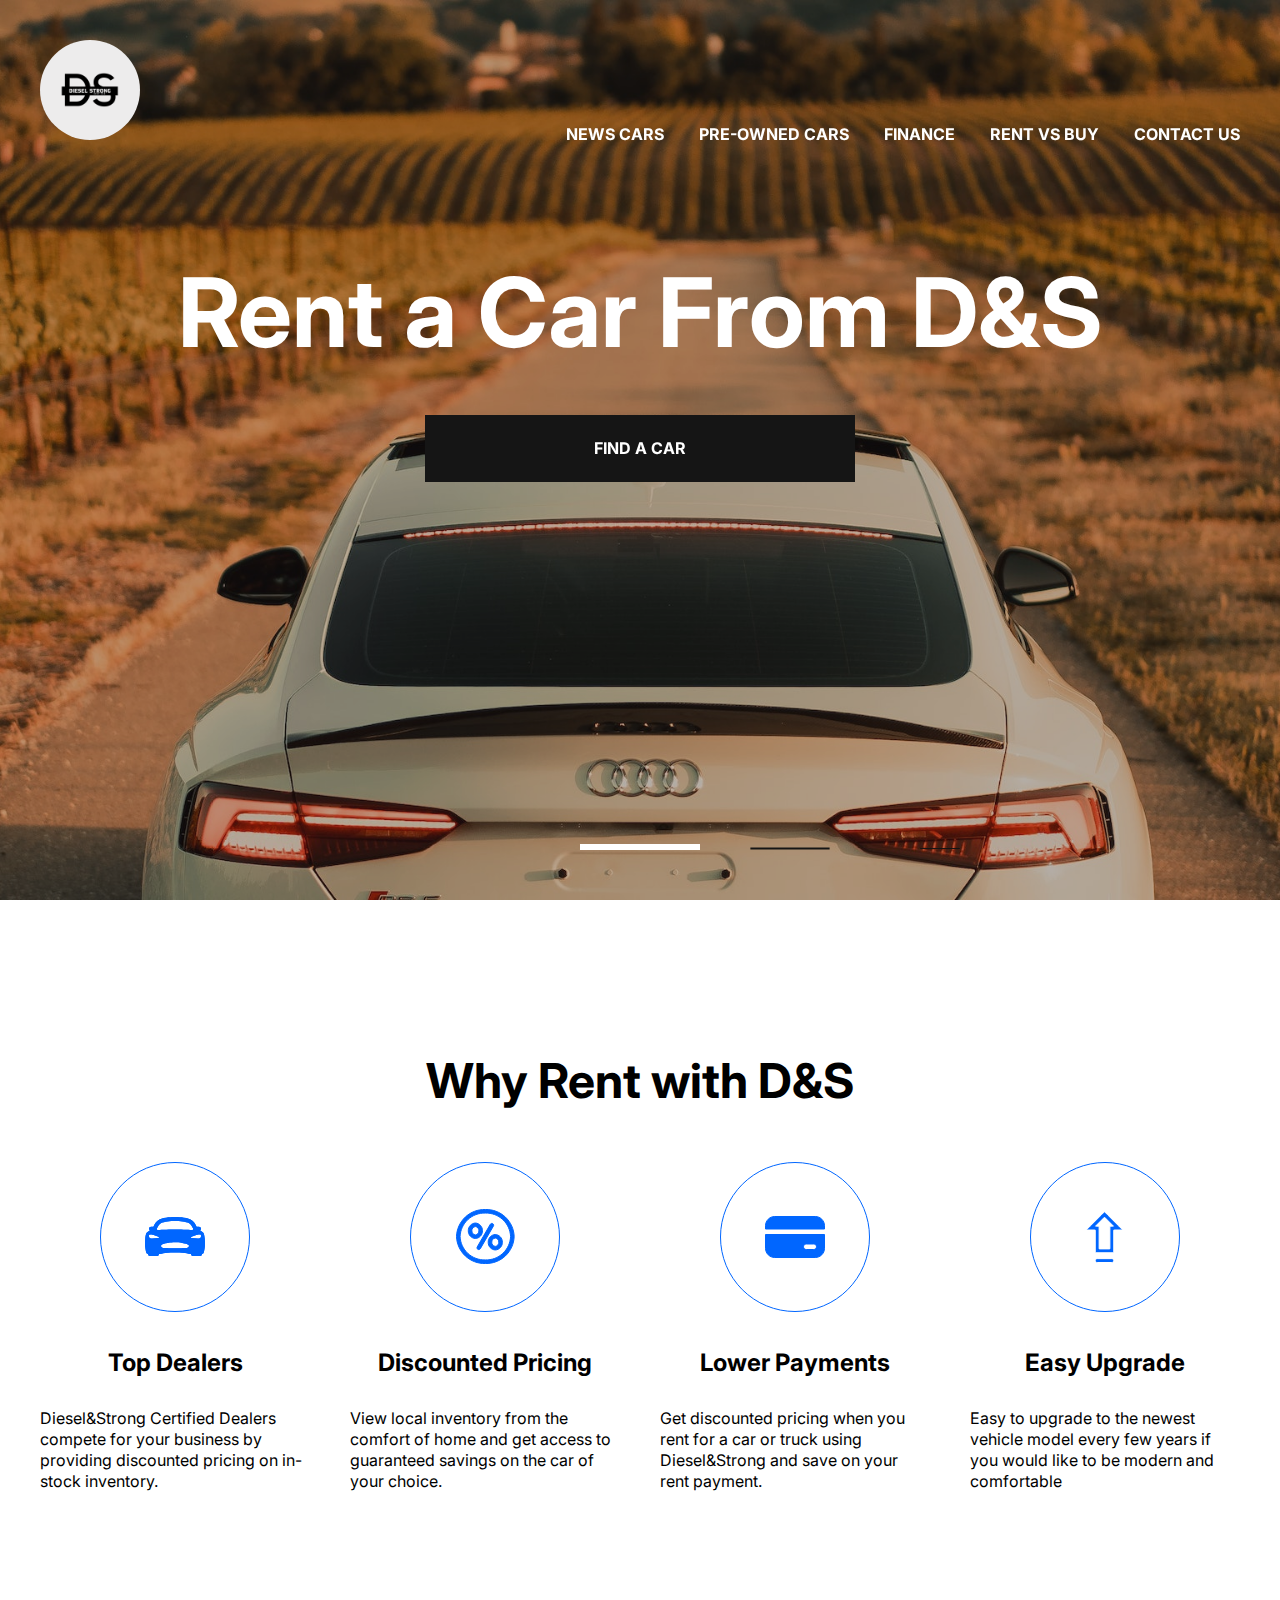
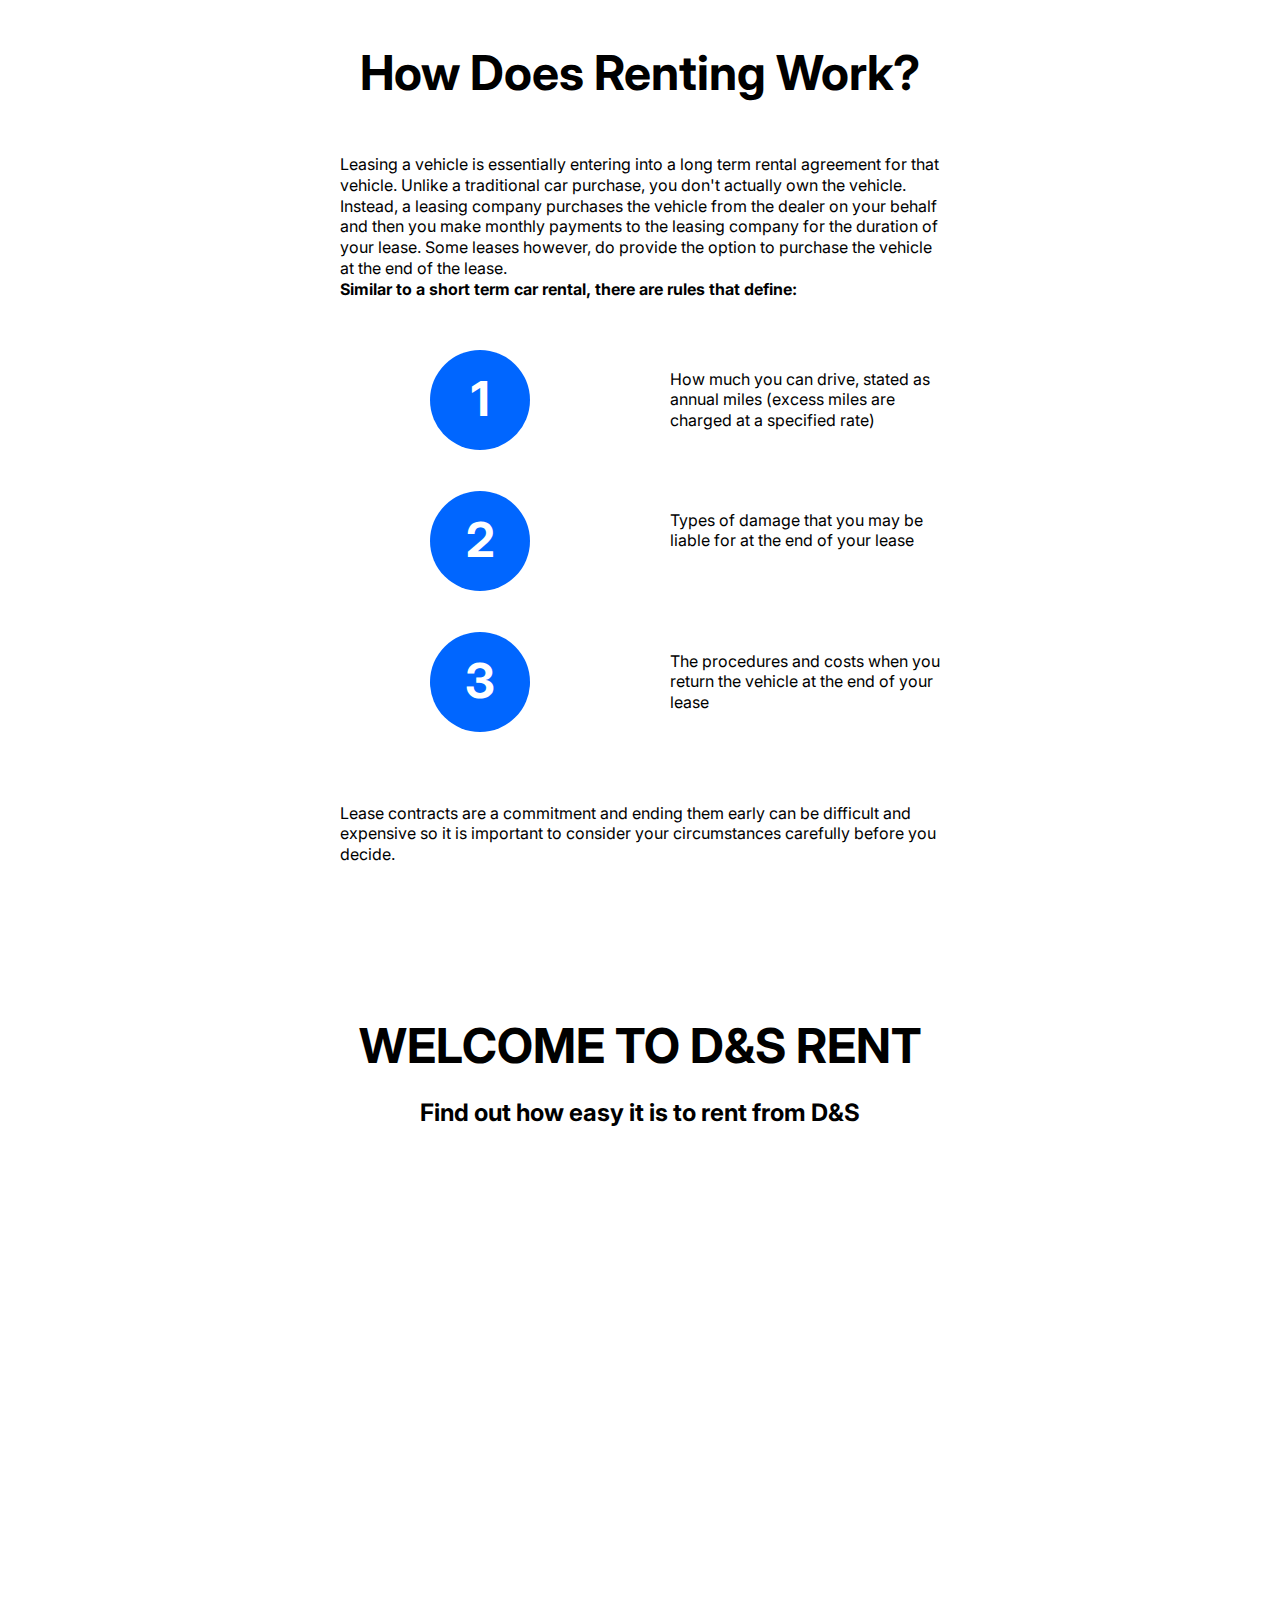
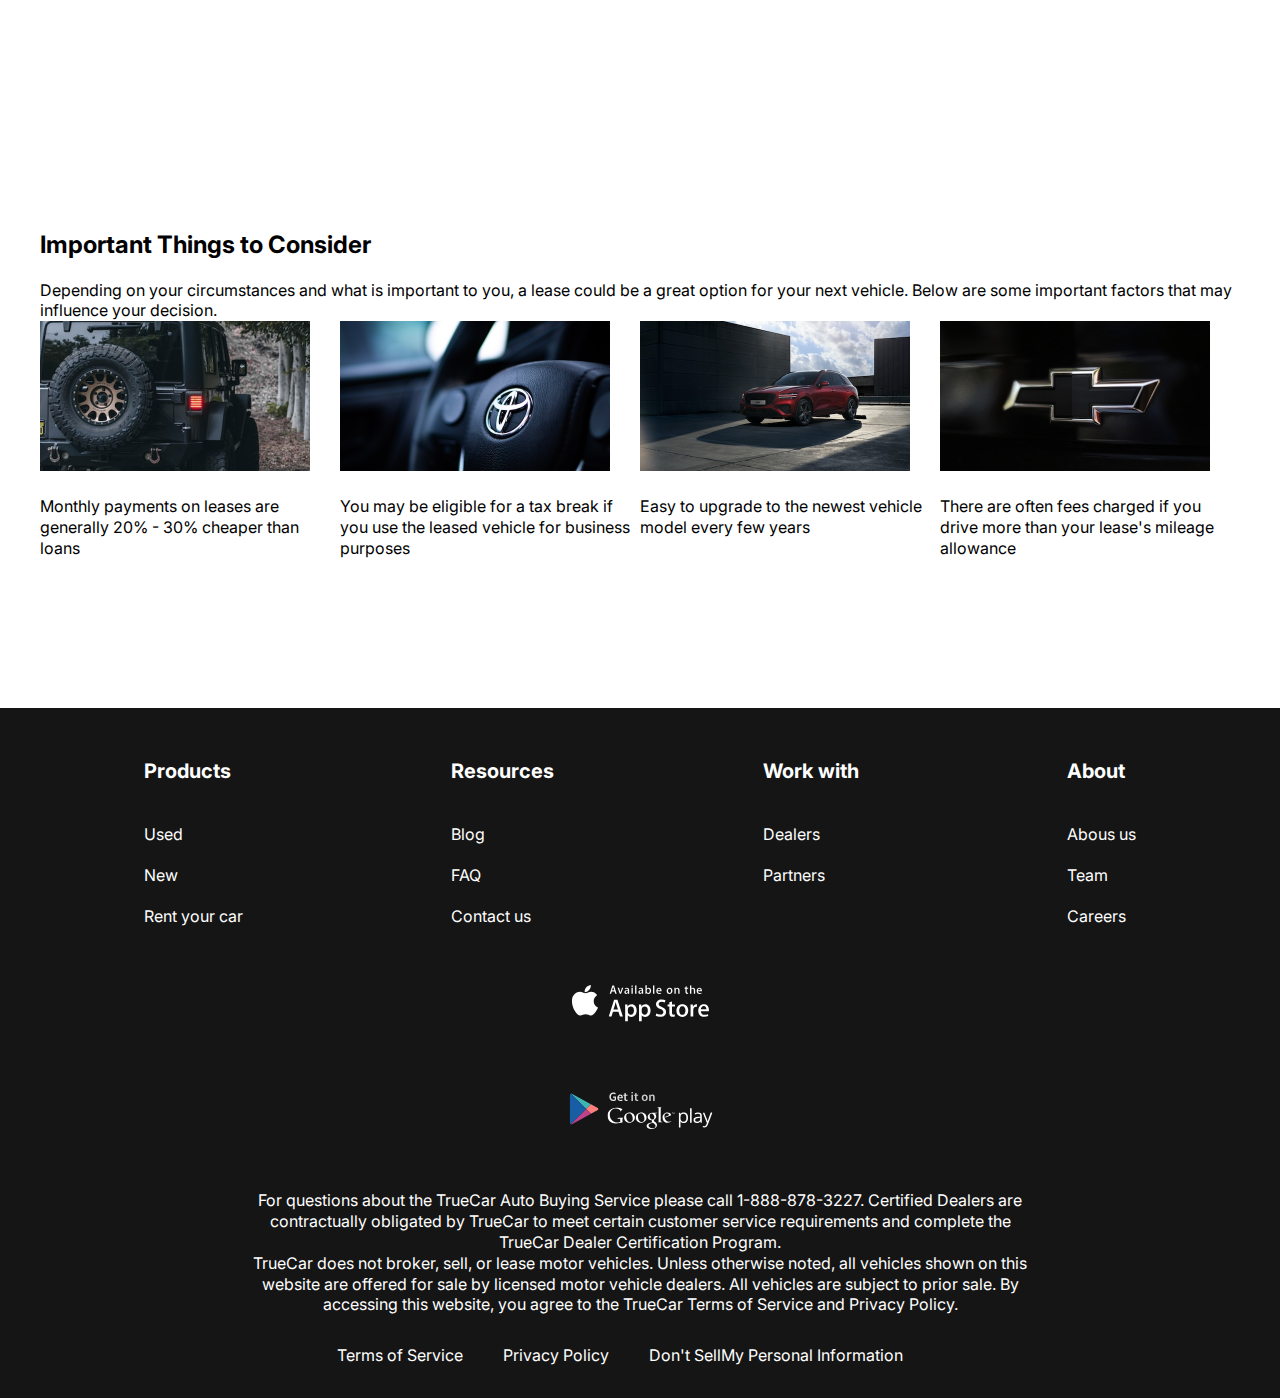
<file: rent car/index.html>
<!doctype html>
<html lang="en">
  <head>
    <meta charset="UTF-8" />
    <meta name="viewport" content="width=device-width, initial-scale=1.0" />
    <title>Document</title>
    <link rel="preconnect" href="https://fonts.googleapis.com" />
    <link rel="preconnect" href="https://fonts.gstatic.com" crossorigin />
    <link
      href="https://fonts.googleapis.com/css2?family=Inter:wght@400;700&family=Open+Sans:ital,wght@1,500&family=Tinos&display=swap"
      rel="stylesheet"
    />
    <link
      rel="stylesheet"
      href="https://cdn.jsdelivr.net/npm/swiper@10/swiper-bundle.min.css"
    />
    <link rel="stylesheet" href="css/style.css" />
  </head>
  <body>
    <div class="wrapper">
      <header class="header header-main">
        <div class="container">
          <div class="header__inner">
            <a class="logo" href="index.html">
              <img class="logo__img" src="img/logo.png" alt="" />
            </a>
            <nav class="menu">
              <button class="menu__btn">
                <span></span>
                <span></span>
                <span></span>
              </button>
              <ul class="menu__list menu__list--active">
                <li class="menu__list-item ">
                  <a class="menu__list-link" href="new-cars.html">NEWS CARS</a>
                </li>
                <li class="menu__list-item">
                  <a href="#" class="menu__list-link">PRE-OWNED CARS</a>
                </li>
                <li class="menu__list-item">
                  <a href="#" class="menu__list-link">FINANCE</a>
                </li>
                <li class="menu__list-item">
                  <a href="#" class="menu__list-link">RENT VS BUY</a>
                </li>
                <li class="menu__list-item">
                  <a class="menu__list-link" href="contacts.html">CONTACT US</a>
                </li>
              </ul>
            </nav>
          </div>
        </div>
      </header>
      <main class="main">
        <section class="top">
          <div class="container">
            <h1 class="title">Rent a Car From D&S</h1>
            <a class="top__link" href="new-cars.html">FIND A CAR</a>
          </div>
        </section>
        <div class="slider">
          <div class="swiper">
            <div class="swiper-wrapper">
              <div
                class="swiper-slide"
                style="background-image: url(img/slides1.jpg)"
              ></div>
              <div
                class="swiper-slide"
                style="background-image: url(img/slides2.jpg)"
              ></div>
              <div
                class="swiper-slide"
                style="background-image: url(img/slides3.jpg)"
              ></div>
              <div
                class="swiper-slide"
                style="background-image: url(img/slides4.jpg)"
              ></div>
            </div>
            <div class="swiper-pagination"></div>
          </div>
          <section class="why-lease">
            <div class="container">
              <h2 class="section-title">Why Rent with D&S</h2>
              <ul class="why-lease__list">
                <li class="why-lease__item">
                  <img
                    class="why-lease__item-img"
                    src="img/why-lease-1.svg"
                    alt=""
                  />
                  <h3 class="why-lease__item-title">Top Dealers</h3>
                  <p class="why-lease__item-text">
                    Diesel&Strong Certified Dealers compete for your business by
                    providing discounted pricing on in-stock inventory.
                  </p>
                </li>
                <li class="why-lease__item">
                  <img
                    class="why-lease__item-img"
                    src="img/why-lease-2.svg"
                    alt=""
                  />
                  <h3 class="why-lease__item-title">Discounted Pricing</h3>
                  <p class="why-lease__item-text">
                    View local inventory from the comfort of home and get access
                    to guaranteed savings on the car of your choice.
                  </p>
                </li>
                <li class="why-lease__item">
                  <img
                    class="why-lease__item-img"
                    src="img/why-lease-3.svg"
                    alt=""
                  />
                  <h3 class="why-lease__item-title">Lower Payments</h3>
                  <p class="why-lease__item-text">
                    Get discounted pricing when you rent for a car or truck
                    using Diesel&Strong and save on your rent payment.
                  </p>
                </li>
                <li class="why-lease__item">
                  <img
                    class="why-lease__item-img"
                    src="img/why-lease-4.svg"
                    alt=""
                  />
                  <h3 class="why-lease__item-title">Easy Upgrade</h3>
                  <p class="why-lease__item-text">
                    Easy to upgrade to the newest vehicle model every few years
                    if you would like to be modern and comfortable
                  </p>
                </li>
              </ul>
            </div>
            </section>
        </div>
        <section class="how-does">
            <div class="container">
                <div class="how-does__inner">
                    <h2 class="section-title">
                        How Does Renting Work?
                    </h2>
                    <p class="how-does__text">
                        Leasing a vehicle is essentially entering into a long term rental agreement for that vehicle. Unlike a traditional car
                        purchase, you don't actually own the vehicle. Instead, a leasing company purchases the vehicle from the dealer on your
                        behalf and then you make monthly payments to the leasing company for the duration of your lease. Some leases however, do
                        provide the option to purchase the vehicle at the end of the lease.
                    </p>
                    <h4 class="how-does__title">
                        Similar to a short term car rental, there are rules that define:
                    </h4>
                    <ol class="how__does-list">
                        <li class="how__does-item">
                            How much you can drive, stated as annual miles (excess miles are charged at a specified rate)
                        </li>
                        <li class="how__does-item">
                            Types of damage that you may be liable for at the end of your lease

                        </li>
                        <li class="how__does-item">
                            The procedures and costs when you return the vehicle at the end of your lease

                        </li>
                    </ol>


                    <p class="how-does__text">
                        Lease contracts are a commitment and ending them early can be difficult and expensive so it is important to consider
                        your circumstances carefully before you decide.
                    </p>
                </div>
            </div>

        </section>
        <section class="video">
          <div class="container">
            <h2 class="section-title video__title">
              WELCOME TO D&S RENT
            </h2>
            <p class="video__text">
              Find out how easy it is to rent from D&S
            </p>
            <iframe class="video__content" width="1000" height="500" src="https://www.youtube.com/embed/iq6Qk_UwCD8?si=MshreFApvduVFy0W&amp;controls=0"
              title="YouTube video player" frameborder="0"
              allow="accelerometer; autoplay; clipboard-write; encrypted-media; gyroscope; picture-in-picture; web-share"
              allowfullscreen></iframe>
          </div>
        </section>
        <section class="important">
          <div class="container">
            <h2 class="section_title important__title">
              Important Things to Consider
            </h2>
            <p class="importanr__text">
              Depending on your circumstances and what is important to you, a lease could be a great option for your next vehicle.
              Below are some important factors that may influence your decision.
            </p>
            <ul class="important__list">
              <li class="important__item">
                <img class="important__item-img" src="img/imp-1.jpg" alt="">
                <p class="important__item-text">
                  Monthly payments on leases are generally 20% - 30% cheaper than loans
                </p>
              </li>
              <li class="important__item">
                <img class="important__item-img" src="img/imp-2.jpg" alt="">
                <p class="important__item-text">
                  You may be eligible for a tax break if you use the leased vehicle for business purposes
                </p>
              </li>
              <li class="important__item">
                <img class="important__item-img" src="img/imp-3.jpg" alt="">
                <p class="important__item-text">
                  Easy to upgrade to the newest vehicle model every few years
                </p>
              </li>
              <li class="important__item">
                <img class="important__item-img" src="img/imp-4.jpg" alt="">
                <p class="important__item-text">
                  There are often fees charged if you drive more than your lease's mileage allowance
                </p>
              </li>
            </ul>
          </div>
        </section>
      </main>
      <footer class="footer">
        <div class="container">
          <nav class="footer__menu">
            <ul class="footer__menu-list">
              <li class="footer__menu-item">
                <p href="#" class="footer__menu-title">Products</p>
              </li>
              <li class="footer__menu-item">
                <a href="#" class="footer__menu-link">Used</a>
              </li>
              <li class="footer__menu-item">
                <a href="#" class="footer__menu-link">New</a>
              </li>
              <li class="footer__menu-item">
                <a href="#" class="footer__menu-link">Rent your car</a>
              </li>
            </ul>
            <ul class="footer__menu-list">
              <li class="footer__menu-item">
                <p href="#" class="footer__menu-title">Resources</p>
              </li>
              <li class="footer__menu-item">
                <a href="#" class="footer__menu-link">Blog</a>
              </li>
              <li class="footer__menu-item">
                <a href="#" class="footer__menu-link">FAQ</a>
              </li>
              <li class="footer__menu-item">
                <a href="#" class="footer__menu-link">Contact us</a>
              </li>
            </ul>
            <ul class="footer__menu-list">
              <li class="footer__menu-item">
                <p href="#" class="footer__menu-title">Work with</p>
              </li>
              <li class="footer__menu-item">
                <a href="#" class="footer__menu-link">Dealers</a>
              </li>
              <li class="footer__menu-item">
                <a href="#" class="footer__menu-link">Partners</a>
              </li>
            </ul>
            <ul class="footer__menu-list">
              <li class="footer__menu-item">
                <p href="#" class="footer__menu-title">About</p>
              </li>
              <li class="footer__menu-item">
                <a href="#" class="footer__menu-link">Abous us</a>
              </li>
              <li class="footer__menu-item">
                <a href="#" class="footer__menu-link">Team</a>
              </li>
              <li class="footer__menu-item">
                <a href="#" class="footer__menu-link">Careers</a>
              </li>
            </ul>
          </nav>
          <ul class="app">
            <li class="app__links-item">
              <a class="app__item-link" href="#">
                <img class="app__item-img" src="img/appstore.svg" alt="" />
              </a>
            </li>
          </ul>
          <ul class="app">
            <li class="app__links-item">
              <a class="app__item-link" href="#">
                <img class="app__item-img" src="img/googleplay.svg" alt="" />
              </a>
            </li>
          </ul>
          <div class="footer__copy">
            <p class="footer__copy-text">
              For questions about the TrueCar Auto Buying Service please call
              1-888-878-3227. Certified Dealers are contractually obligated by
              TrueCar to meet certain customer service requirements and complete
              the TrueCar Dealer Certification Program.
            </p>
            <p class="footer__copy-text">
              TrueCar does not broker, sell, or lease motor vehicles. Unless
              otherwise noted, all vehicles shown on this website are offered
              for sale by licensed motor vehicle dealers. All vehicles are
              subject to prior sale. By accessing this website, you agree to the
              TrueCar Terms of Service and Privacy Policy.
            </p>
          </div>
          <nav class="copy__nav">
            <ul class="copy__nav-list">
              <li class="copy__nav-item">
                <a href="#" class="copy__nav-link">Terms of Service</a>
              </li>
              <li class="copy__nav-item">
                <a href="#" class="copy__nav-link">Privacy Policy</a>
              </li>
              <li class="copy__nav-item">
                <a href="#" class="copy__nav-link"
                  >Don't SellMy Personal Information</a
                >
              </li>
              <li class="copy__nav-item">
                <a href="#" class="copy__nav-link"></a>
              </li>
            </ul>
          </nav>
        </div>
      </footer>
    </div>
    <script src="https://cdn.jsdelivr.net/npm/swiper@10/swiper-bundle.min.js"></script>
    <script src="js/main.js" ></script>
  </body>
</html>
</file>
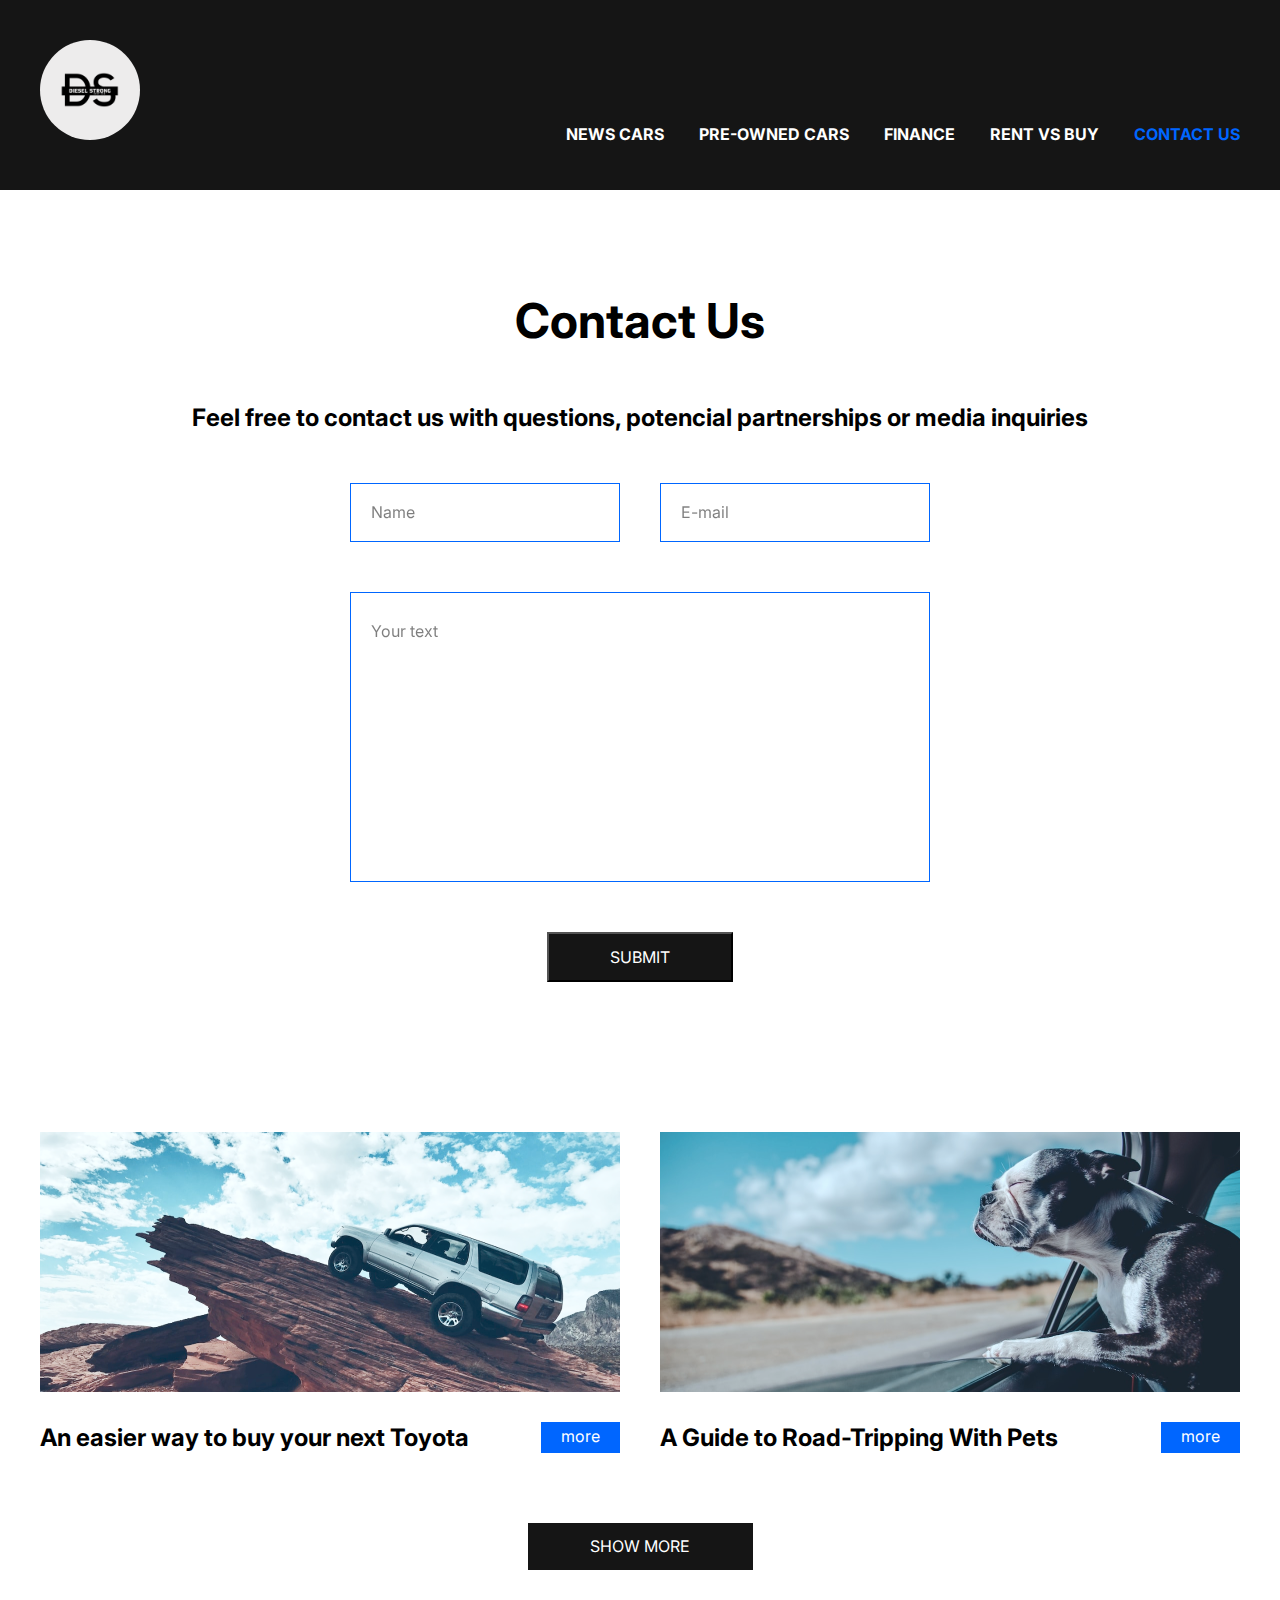
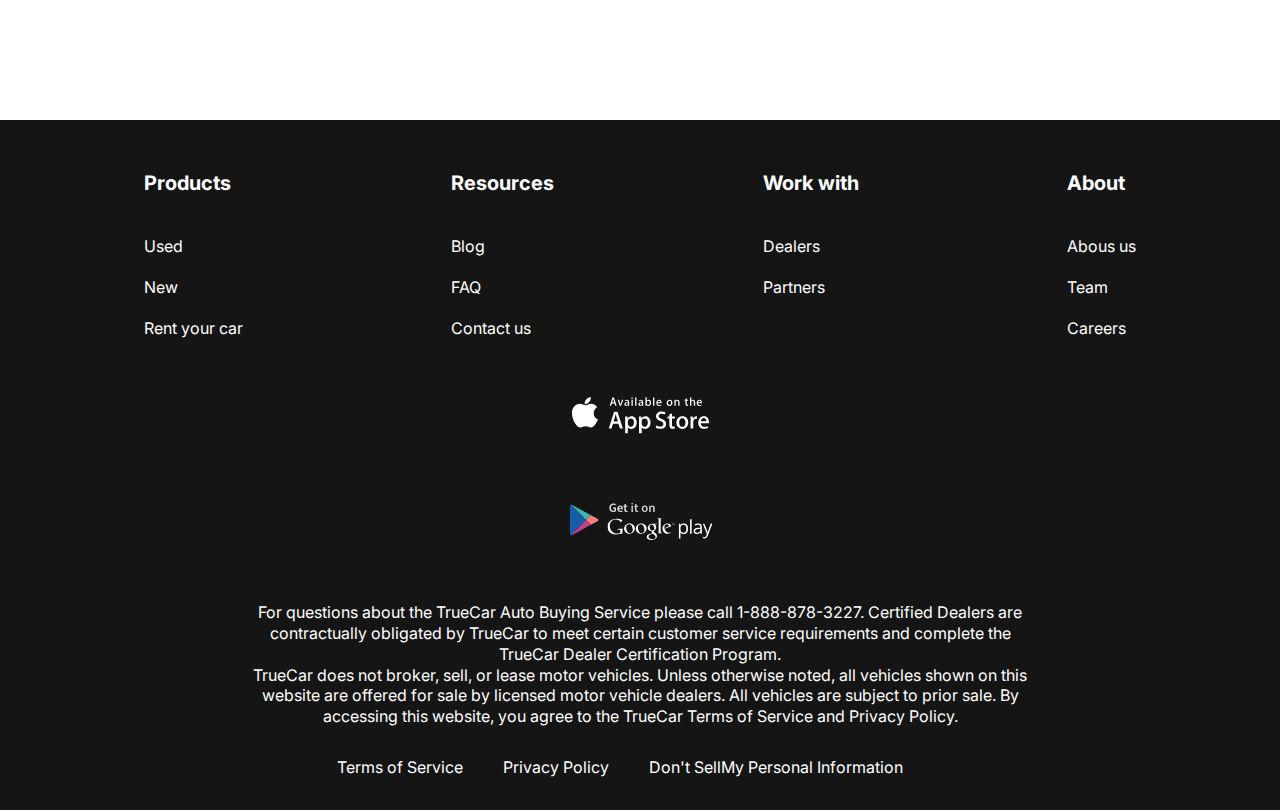
<file: rent car/contacts.html>
<!DOCTYPE html>
<html lang="en">
<head>
    <meta charset="UTF-8">
    <meta name="viewport" content="width=device-width, initial-scale=1.0">
    <title>Document</title>
    <link rel="preconnect" href="https://fonts.googleapis.com">
    <link rel="preconnect" href="https://fonts.gstatic.com" crossorigin>
    <link
        href="https://fonts.googleapis.com/css2?family=Inter:wght@400;700&family=Open+Sans:ital,wght@1,500&family=Tinos&display=swap"
        rel="stylesheet">
    <link rel="stylesheet" href="css/style.css">
</head>
<body>
    <div class="wrapper">
        <header class="header">
            <div class="container">
                <div class="header__inner">
                    <a class="logo" href="index.html">
                        <img class="logo__img" src="img/logo.png" alt="">
                    </a>
                    <nav class="menu">
                        <ul class="menu__list">
                            <li class="menu__list-item"><a href="new-cars.html" class="menu__list-link">NEWS CARS</a></li>
                            <li class="menu__list-item"><a href="#" class="menu__list-link">PRE-OWNED CARS</a></li>
                            <li class="menu__list-item"><a href="#" class="menu__list-link">FINANCE</a></li>
                            <li class="menu__list-item"><a href="#" class="menu__list-link">RENT VS BUY</a></li>
                            <li class="menu__list-item"><a href="contacts.html" class="menu__list-link menu__list-link--active">CONTACT US</a></li>
                        </ul>

                    </nav>
                </div>
            </div>
        </header>
        <main class="main">
            <section class="contacts">
                <div class="container">
                    <h2 class="section-title contacts-title">Contact Us</h2>
                    <p class="contacts__text">
                        Feel free to contact us with questions, potencial partnerships or media inquiries
                    </p>
                    <form action="#" class="form">
                        <input type="text" class="form__input" placeholder="Name">
                        <input type="email" class="form__input" placeholder="E-mail">
                        <textarea class="form__textarea" placeholder="Your text"></textarea>
                        <button class="form__btn" type="submit">SUBMIT</button>
                    </form>
                </div>
            </section>
            <section class="blog">
                <div class="container">
                    <div class="blog__items">
                        <div class="blog__item">
                            <img class="blog__item-img" src="img/blog-1.jpg" alt="">
                            <h4 class="blog__item-title">An easier way to buy your next Toyota</h4>
                            <a class="blog__item-link" href="#">more</a>
                        </div>
                        <div class="blog__item">
                            <img class="blog__item-img" src="img/blog-2.jpg" alt="">
                            <h4 class="blog__item-title">A Guide to Road-Tripping With Pets</h4>
                            <a class="blog__item-link" href="#">more</a>
                        </div>
                    </div>
                    <a class="showmore-link" href="#">SHOW MORE</a>
                </div>
            </section>
        </main>
        <footer class="footer">
            <div class="container">
                <nav class="footer__menu">
                    <ul class="footer__menu-list">
                        <li class="footer__menu-item"><p href="#" class="footer__menu-title">Products</p></li>
                        <li class="footer__menu-item"><a href="#" class="footer__menu-link">Used</a></li>
                        <li class="footer__menu-item"><a href="#" class="footer__menu-link">New</a></li>
                        <li class="footer__menu-item"><a href="#" class="footer__menu-link">Rent your car</a></li>
                    </ul>
                    <ul class="footer__menu-list">
                        <li class="footer__menu-item"><p href="#" class="footer__menu-title">Resources</p></li>
                        <li class="footer__menu-item"><a href="#" class="footer__menu-link">Blog</a></li>
                        <li class="footer__menu-item"><a href="#" class="footer__menu-link">FAQ</a></li>
                        <li class="footer__menu-item"><a href="#" class="footer__menu-link">Contact us</a></li>
                    </ul>
                    <ul class="footer__menu-list">
                        <li class="footer__menu-item"><p href="#" class="footer__menu-title">Work with</p></li>
                        <li class="footer__menu-item"><a href="#" class="footer__menu-link">Dealers</a></li>
                        <li class="footer__menu-item"><a href="#" class="footer__menu-link">Partners</a></li>
                    </ul>
                    <ul class="footer__menu-list">
                        <li class="footer__menu-item"><p href="#" class="footer__menu-title">About</p></li>
                        <li class="footer__menu-item"><a href="#" class="footer__menu-link">Abous us</a></li>
                        <li class="footer__menu-item"><a href="#" class="footer__menu-link">Team</a></li>
                        <li class="footer__menu-item"><a href="#" class="footer__menu-link">Careers</a></li>
                    </ul>
                </nav>
                <ul class="app">
                    <li class="app__links-item">
                        <a class="app__item-link" href="#">
                            <img class="app__item-img" src="img/appstore.svg" alt="">
                        </a>
                    </li>
                </ul>
                <ul class="app">
                    <li class="app__links-item">
                        <a class="app__item-link" href="#">
                            <img class="app__item-img" src="img/googleplay.svg" alt="">
                        </a>
                    </li>
                </ul>
                <div class="footer__copy">
                    <p class="footer__copy-text">
                        For questions about the TrueCar Auto Buying Service please call 1-888-878-3227.
                        Certified Dealers are contractually obligated by TrueCar to meet certain customer service requirements and complete the
                        TrueCar Dealer Certification Program.
                    </p>
                    <p class="footer__copy-text">
                        TrueCar does not broker, sell, or lease motor vehicles. Unless otherwise noted, all vehicles shown on this website are
                        offered for sale by licensed motor vehicle dealers. All vehicles are subject to prior sale. By accessing this website,
                        you agree to the TrueCar Terms of Service and Privacy Policy.
                    </p>
                </div>
                <nav class="copy__nav">
                    <ul class="copy__nav-list">
                        <li class="copy__nav-item"><a href="#" class="copy__nav-link">Terms of Service</a></li>
                        <li class="copy__nav-item"><a href="#" class="copy__nav-link">Privacy Policy</a></li>
                        <li class="copy__nav-item"><a href="#" class="copy__nav-link">Don't SellMy Personal Information</a></li>
                        <li class="copy__nav-item"><a href="#" class="copy__nav-link"></a></li>
                    </ul>
                </nav>
            </div>
        </footer>
    </div>
    
    <script src="js/main.js" ></script>

</body>
</html>
</file>
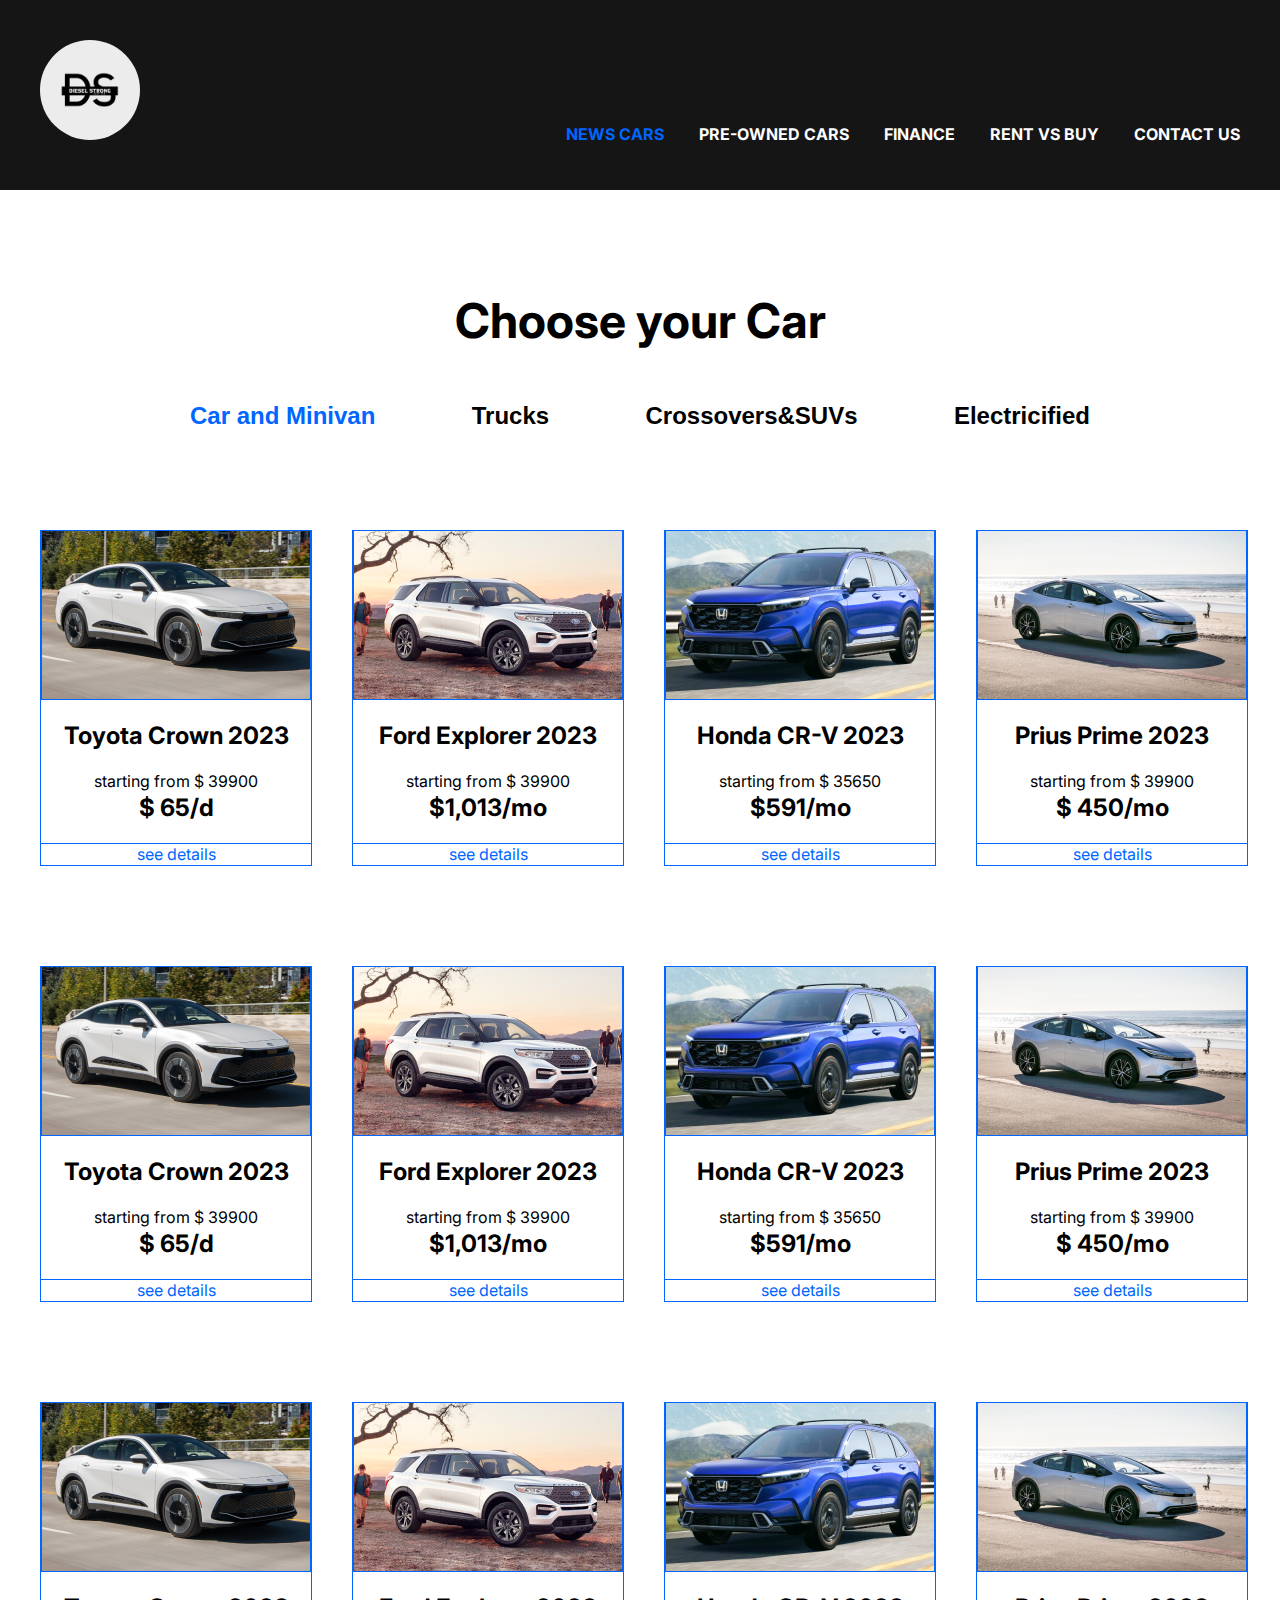
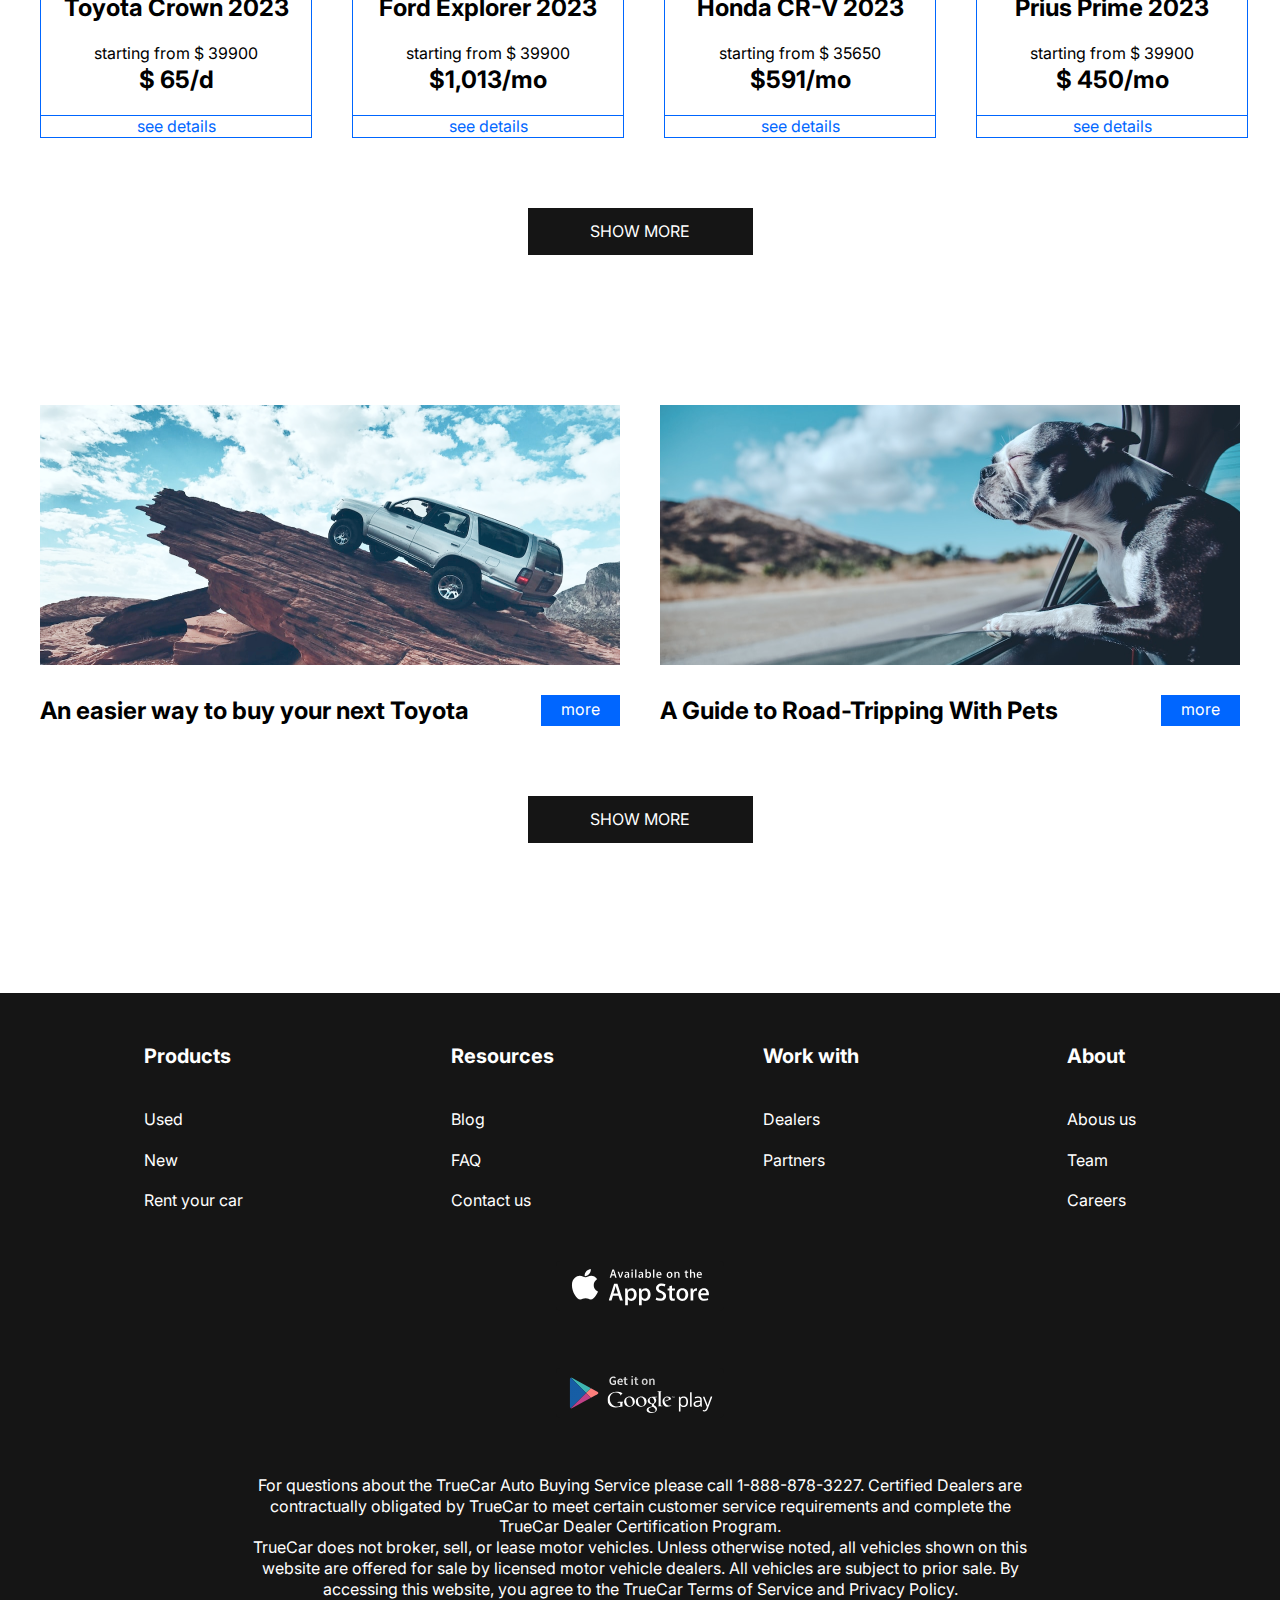
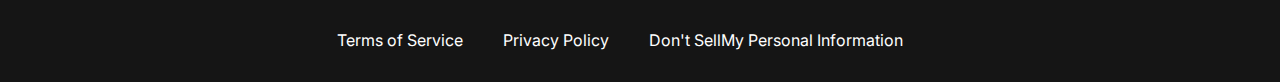
<file: rent car/new-cars.html>
<!DOCTYPE html>
<html lang="en">
<head>
    <meta charset="UTF-8">
    <meta name="viewport" content="width=device-width, initial-scale=1.0">
    <title>Document</title>
    <link rel="preconnect" href="https://fonts.googleapis.com">
    <link rel="preconnect" href="https://fonts.gstatic.com" crossorigin>
    <link
        href="https://fonts.googleapis.com/css2?family=Inter:wght@400;700&family=Open+Sans:ital,wght@1,500&family=Tinos&display=swap"
        rel="stylesheet">
    <link rel="stylesheet" href="css/style.css">
</head>
<body>
    <div class="wrapper">
        <header class="header">
            <div class="container">
                <div class="header__inner">
                    <a class="logo" href="index.html">
                        <img class="logo__img" src="img/logo.png" alt="">
                    </a>
                    <nav class="menu">
                        <ul class="menu__list">
                            <li class="menu__list-item"><a href="new-cars.html" class="menu__list-link menu__list-link--active">NEWS CARS</a></li>
                            <li class="menu__list-item"><a href="#" class="menu__list-link">PRE-OWNED CARS</a></li>
                            <li class="menu__list-item"><a href="#" class="menu__list-link">FINANCE</a></li>
                            <li class="menu__list-item"><a href="#" class="menu__list-link">RENT VS BUY</a></li>
                            <li class="menu__list-item "><a href="contacts.html" class="menu__list-link">CONTACT US</a></li>
                        </ul>

                    </nav>
                </div>
            </div>
        </header>
        <main class="main">
            <section class="choose">
                <div class="container">
                    <h2 class="section-title">Choose your Car</h2>
                    <div class="tabs">
                        <div class="tabs__btn">
                            <button class="tabs__btn-item tabs__btn-item--active" data-button="content-1">Car and Minivan</button>
                            <button class="tabs__btn-item" data-button="content-2">Trucks</button>
                            <button class="tabs__btn-item" data-button="content-3">Crossovers&SUVs</button>
                            <button class="tabs__btn-item" data-button="content-4">Electricified</button>
                        </div>
                        <div class="tabs__content">
                            <div class="tabs__content-item tabs__content-item--active" id="content-1">
                                <div class="card">
                                    <div class="card__content">
                                    <img class="card__img" src="img/card-1.jpg" alt="">
                                    <h4 class="card__title">Toyota Crown 2023</h4>
                                    <p class="card__text">starting from $ 39900</p>
                                    <p class="card__price">$ 65/d</p>
                                    </div>
                                    <a href="#" class="card__link">see details</a>
                                </div>
                                <div class="card">
                                    <div class="card__content">
                                    <img class="card__img" src="img/card-2.jpg" alt="">
                                    <h4 class="card__title">Ford Explorer 2023</h4>
                                    <p class="card__text">starting from $ 39900</p>
                                    <p class="card__price">$1,013/mo</p>
                                    </div>
                                    <a href="#" class="card__link">see details</a>
                                </div>
                                <div class="card">
                                    <div class="card__content">
                                    <img class="card__img" src="img/card-3.jpg" alt="">
                                    <h4 class="card__title">Honda CR-V 2023</h4>
                                    <p class="card__text">starting from $ 35650</p>
                                    <p class="card__price">$591/mo</p>
                                    </div>
                                    <a href="#" class="card__link">see details</a>
                                </div>
                                <div class="card">
                                    <div class="card__content">
                                    <img class="card__img" src="img/card-4.jpg" alt="">
                                    <h4 class="card__title">Prius Prime 2023</h4>
                                    <p class="card__text">starting from $ 39900</p>
                                    <p class="card__price">$ 450/mo</p>
                                    </div>
                                    <a href="#" class="card__link">see details</a>
                                </div>
                                <div class="card">
                                    <div class="card__content">
                                        <img class="card__img" src="img/card-1.jpg" alt="">
                                        <h4 class="card__title">Toyota Crown 2023</h4>
                                        <p class="card__text">starting from $ 39900</p>
                                        <p class="card__price">$ 65/d</p>
                                    </div>
                                    <a href="#" class="card__link">see details</a>
                                </div>
                                <div class="card">
                                    <div class="card__content">
                                        <img class="card__img" src="img/card-2.jpg" alt="">
                                        <h4 class="card__title">Ford Explorer 2023</h4>
                                        <p class="card__text">starting from $ 39900</p>
                                        <p class="card__price">$1,013/mo</p>
                                    </div>
                                    <a href="#" class="card__link">see details</a>
                                </div>
                                <div class="card">
                                    <div class="card__content">
                                        <img class="card__img" src="img/card-3.jpg" alt="">
                                        <h4 class="card__title">Honda CR-V 2023</h4>
                                        <p class="card__text">starting from $ 35650</p>
                                        <p class="card__price">$591/mo</p>
                                    </div>
                                    <a href="#" class="card__link">see details</a>
                                </div>
                                <div class="card">
                                    <div class="card__content">
                                        <img class="card__img" src="img/card-4.jpg" alt="">
                                        <h4 class="card__title">Prius Prime 2023</h4>
                                        <p class="card__text">starting from $ 39900</p>
                                        <p class="card__price">$ 450/mo</p>
                                    </div>
                                    <a href="#" class="card__link">see details</a>
                                </div>
                                <div class="card">
                                    <div class="card__content">
                                        <img class="card__img" src="img/card-1.jpg" alt="">
                                        <h4 class="card__title">Toyota Crown 2023</h4>
                                        <p class="card__text">starting from $ 39900</p>
                                        <p class="card__price">$ 65/d</p>
                                    </div>
                                    <a href="#" class="card__link">see details</a>
                                </div>
                                <div class="card">
                                    <div class="card__content">
                                        <img class="card__img" src="img/card-2.jpg" alt="">
                                        <h4 class="card__title">Ford Explorer 2023</h4>
                                        <p class="card__text">starting from $ 39900</p>
                                        <p class="card__price">$1,013/mo</p>
                                    </div>
                                    <a href="#" class="card__link">see details</a>
                                </div>
                                <div class="card">
                                    <div class="card__content">
                                        <img class="card__img" src="img/card-3.jpg" alt="">
                                        <h4 class="card__title">Honda CR-V 2023</h4>
                                        <p class="card__text">starting from $ 35650</p>
                                        <p class="card__price">$591/mo</p>
                                    </div>
                                    <a href="#" class="card__link">see details</a>
                                </div>
                                <div class="card">
                                    <div class="card__content">
                                        <img class="card__img" src="img/card-4.jpg" alt="">
                                        <h4 class="card__title">Prius Prime 2023</h4>
                                        <p class="card__text">starting from $ 39900</p>
                                        <p class="card__price">$ 450/mo</p>
                                    </div>
                                    <a href="#" class="card__link">see details</a>
                                </div>
                            </div>
                            <div class="tabs__content-item" id="content-2">
                                <div class="card">
                                    <div class="card__content">
                                        <img class="card__img" src="img/card-1.jpg" alt="">
                                        <h4 class="card__title">Toyota Crown 2023</h4>
                                        <p class="card__text">starting from $ 39900</p>
                                        <p class="card__price">$ 65/d</p>
                                    </div>
                                    <a href="#" class="card__link">see details</a>
                                </div>
                                <div class="card">
                                    <div class="card__content">
                                        <img class="card__img" src="img/card-2.jpg" alt="">
                                        <h4 class="card__title">Ford Explorer 2023</h4>
                                        <p class="card__text">starting from $ 39900</p>
                                        <p class="card__price">$1,013/mo</p>
                                    </div>
                                    <a href="#" class="card__link">see details</a>
                                </div>
                                <div class="card"></div>
                                <div class="card"></div>
                                <div class="card"></div>
                                <div class="card"></div>
                            </div>
                            <div class="tabs__content-item" id="content-3">
                                3
                                <div class="card"></div>
                                <div class="card"></div>
                                <div class="card"></div>
                                <div class="card"></div>
                            </div>
                            <div class="tabs__content-item" id="content-4">
                                
                                <div class="card"></div>
                                <div class="card"></div>
                                <div class="card"></div>
                                <div class="card"></div>
                            </div>
                        </div>
                    </div>
                    <a class="showmore-link" href="#">SHOW MORE</a>
                </div>
            </section>
                    <section class="blog">
                        <div class="container">
                            <div class="blog__items">
                                <div class="blog__item">
                                    <img class="blog__item-img" src="img/blog-1.jpg" alt="">
                                    <h4 class="blog__item-title">An easier way to buy your next Toyota</h4>
                                    <a class="blog__item-link" href="#">more</a>
                                </div>
                                <div class="blog__item">
                                    <img class="blog__item-img" src="img/blog-2.jpg" alt="">
                                    <h4 class="blog__item-title">A Guide to Road-Tripping With Pets</h4>
                                    <a class="blog__item-link" href="#">more</a>
                                </div>
                            </div>
                    <a class="showmore-link" href="#">SHOW MORE</a>

                        </div>
                    </section>
        </main>
        <footer class="footer">
            <div class="container">
                <nav class="footer__menu">
                    <ul class="footer__menu-list">
                        <li class="footer__menu-item"><p href="#" class="footer__menu-title">Products</p></li>
                        <li class="footer__menu-item"><a href="#" class="footer__menu-link">Used</a></li>
                        <li class="footer__menu-item"><a href="#" class="footer__menu-link">New</a></li>
                        <li class="footer__menu-item"><a href="#" class="footer__menu-link">Rent your car</a></li>
                    </ul>
                    <ul class="footer__menu-list">
                        <li class="footer__menu-item"><p href="#" class="footer__menu-title">Resources</p></li>
                        <li class="footer__menu-item"><a href="#" class="footer__menu-link">Blog</a></li>
                        <li class="footer__menu-item"><a href="#" class="footer__menu-link">FAQ</a></li>
                        <li class="footer__menu-item"><a href="#" class="footer__menu-link">Contact us</a></li>
                    </ul>
                    <ul class="footer__menu-list">
                        <li class="footer__menu-item"><p href="#" class="footer__menu-title">Work with</p></li>
                        <li class="footer__menu-item"><a href="#" class="footer__menu-link">Dealers</a></li>
                        <li class="footer__menu-item"><a href="#" class="footer__menu-link">Partners</a></li>
                    </ul>
                    <ul class="footer__menu-list">
                        <li class="footer__menu-item"><p href="#" class="footer__menu-title">About</p></li>
                        <li class="footer__menu-item"><a href="#" class="footer__menu-link">Abous us</a></li>
                        <li class="footer__menu-item"><a href="#" class="footer__menu-link">Team</a></li>
                        <li class="footer__menu-item"><a href="#" class="footer__menu-link">Careers</a></li>
                    </ul>
                </nav>
                <ul class="app">
                    <li class="app__links-item">
                        <a class="app__item-link" href="#">
                            <img class="app__item-img" src="img/appstore.svg" alt="">
                        </a>
                    </li>
                </ul>
                <ul class="app">
                    <li class="app__links-item">
                        <a class="app__item-link" href="#">
                            <img class="app__item-img" src="img/googleplay.svg" alt="">
                        </a>
                    </li>
                </ul>
                <div class="footer__copy">
                    <p class="footer__copy-text">
                        For questions about the TrueCar Auto Buying Service please call 1-888-878-3227.
                        Certified Dealers are contractually obligated by TrueCar to meet certain customer service requirements and complete the
                        TrueCar Dealer Certification Program.
                    </p>
                    <p class="footer__copy-text">
                        TrueCar does not broker, sell, or lease motor vehicles. Unless otherwise noted, all vehicles shown on this website are
                        offered for sale by licensed motor vehicle dealers. All vehicles are subject to prior sale. By accessing this website,
                        you agree to the TrueCar Terms of Service and Privacy Policy.
                    </p>
                </div>
                <nav class="copy__nav">
                    <ul class="copy__nav-list">
                        <li class="copy__nav-item"><a href="#" class="copy__nav-link">Terms of Service</a></li>
                        <li class="copy__nav-item"><a href="#" class="copy__nav-link">Privacy Policy</a></li>
                        <li class="copy__nav-item"><a href="#" class="copy__nav-link">Don't SellMy Personal Information</a></li>
                        <li class="copy__nav-item"><a href="#" class="copy__nav-link"></a></li>
                    </ul>
                </nav>
            </div>
        </footer>
    </div>
    
</body>
<script src="js/main.js" defer="defer"></script>
</html>
</file>
<file: rent car/css/style.css>
html{
    box-sizing: border-box;

}
*,*::after, *::before{
    box-sizing: inherit;
    margin: 0;
    padding: 0;
}

html, 
body{
    height: 100%;
}
ul{
    list-style-type: none;

}
a{
    text-decoration: none;
    color: inherit;
}
.wrapper {
    min-height: 100%;
    display: flex;
    flex-direction: column;
    
}

.container{
    max-width: 1220px;
    margin: 0 auto;
    padding: 0 10px;
}
body{
    font-size: 16px;
    font-weight: 400;
    font-family: 'Inter', sans-serif;
    line-height: 1.3;
}
.section-title{
    margin-bottom: 50px;
    font-size: 48px;
    flex-direction: 700;
    text-align: center;
}
.header{
    background-color: #151515;
}
.header-main{
    background-color: transparent;
    position: absolute;
    z-index: 10;
    left: 0;
    right: 0;
}
.header__inner{
    padding-top: 40px;
    padding-bottom: 45px;
    display: flex;
    justify-content: space-between;
    align-items: flex-end;
}
.logo__img{
    max-width: 100px;
    border-radius: 50%;
}
.menu__list{
    display: flex;
    gap: 35px;
}
.menu__list-link{
    color:#fff;
    text-transform: uppercase;
    font-weight: 700;
}
.menu__list-link--active{
    color: #0066FF;
}
.footer{
    background-color: #151515;
    padding: 50px 0 32px;
    color: #fff;
}
.footer__menu-list{
    max-width: 250px;
}
.footer__menu{
    display:flex;
    justify-content: space-around;
    margin-bottom: 50px;
}
.footer__menu-title{
    font-size: 20px;
    font-weight: 700;
    padding-bottom: 20px;
}
.footer__menu-item +.footer__menu-item{
    padding-top: 20px;
}
.app{
    display: flex;
    justify-content: center;
    gap: 40px;
    margin-bottom: 52px;
}
.footer__copy{
    max-width: 800px;
    margin: 0 auto 30px;
    text-align: center;
}
.copy__nav-list{
    display: flex;
    justify-content: center;
    gap: 40px;
}
.main{
    flex-grow: 1;
}
.top{
    color: #fff;
    text-align: center;
    padding-top: 250px;
    padding-bottom: 50px;
    position: absolute;
    z-index: 5;
    left: 0;
    right: 0;
    
}
.title{
    padding-bottom: 40px;
    font-size: 96px;
    font-weight: 700;
}
.top__link{
    background-color: #151515;
    padding: 23px;
    max-width: 430px;
    width: 100%;
    display: inline-block;
    text-transform: uppercase;
    font-style: 36px;
    font-weight: 700;
}
.swiper::after{
    content: '';
    background: rgba(39, 24, 24, 0.3);
    position: absolute;
    z-index: 5;
    left: 0;
    right: 0;
    bottom: 0;
    top:0;
}
.swipper-wrapper{
    background-color: rgba(21,21,21,.6)
}
.swiper-slide{
    background-repeat: no-repeat;
    background-size: cover;
    background-position: center center;
    height: 100vh;
    max-width: 100%;
    max-height: 100%;
}
.swiper-pagination-bullet{
    width: 120px;
    height: 3px;
    background-color: #151515;
    border-radius: 0;
    opacity: 1;
}
.swiper-pagination-horizontal.swiper-pagination-bullets .swiper-pagination-bullet{
    margin: 0 15px;
}
.swiper-pagination-bullets.swiper-pagination-horizontal{
    bottom: 50px
}

.swiper-pagination-bullet-active{
    height: 6px;
    background-color: #fff;
}
.why-lease{
    padding: 150px 0;
}
.why-lease__list{
    display: grid;
    grid-template-columns: repeat(4, 1fr);
    gap: 40px;
    text-align: center;

}
.why-lease__item-img{
    margin-bottom: 30px;
}
.why-lease__item-title{
    margin-bottom: 30px;
    font-size: 24px;
    font-weight: 700;
}
.why-lease__item-text{
    text-align: left;
}
.how-does{
    padding-bottom: 150px;
}
.how-does__inner{
    max-width: 600px;
    margin: 0 auto;
}
.how__does-title{
    font-size: 24px;
    font-weight: 700;
    padding-top: 50px;
}
.how__does-list{
    padding: 50px 0 70px;
    counter-reset: myCounter;
}
.how__does-item{
    list-style-type: none;
    width: 270px;
    position: relative;
    margin-left: auto;
    padding-left: 240px;
    box-sizing: content-box;
    padding: 19px 0 19px 240px;
    min-height: 63px;
}
.how__does-item+.how__does-item{
    margin-top: 40px;
}
.how__does-item::before{
    counter-increment: myCounter;
    content: counter(myCounter);
    display: flex;
    justify-content: center;
    align-items: center;
    font-size: 48px;
    font-weight: 700;
    background-color: #0066FF;
    border-radius: 50%;
    color: #fff;
    width: 100px;
    height: 100px;
    position: absolute;
    left: 0;
    top: 0;
}
.video{
    padding-bottom: 150px;
}
.video__title{
    margin-bottom: 20px;
}
.video__text{
    font-size: 24px;
    font-weight: 700;
    margin-bottom: 50px;
    text-align: center;
}
.video__content{
    margin: 0 auto;
    display: block;
}
.important{
    padding-bottom: 150px;
}
.important__title{
    margin-bottom: 20px;
}
.important__text{
    margin: 0 auto;
    max-width: 580px;
}
.important__list{
    display: grid;
    grid-template-columns: repeat(4, 1fr);
}
.important__item-img{
    margin-bottom: 20px;
}
.contacts{
    padding: 100px 0 150px;
}
.contacts__title{
    margin-bottom: 20px;
}
.contacts__text{
    text-align: center;
    font-weight: 700;
    font-size: 24px;
    margin-bottom: 50px;
    padding: 0 100px;
}
form{
    max-width: 580px;
    margin: 0 auto;
    display: flex;
    justify-content: space-between;
    flex-wrap: wrap;
}

.form__textarea{
    width: 100%;
}
.form__input{
    width: 270px;
    padding: 18px 20px;
    display: inline-block;
    border: 1px solid #0066FF;
    margin-bottom: 50px;
    font-size: 16px;
    font-weight: 400;
    font-family: 'Inter', sans-serif;
    line-height: 1.3;
    color: #000;
}
.form__input::placeholder,
.form__textarea::placeholder {
    font-size: 16px;
    font-weight: 400;
    font-family: 'Inter', sans-serif;
    line-height: 1.3;
    color: #000;
    opacity: 0.5;
}
.form__textarea{
    width: 100%;
    resize:none;
    padding: 28px 20px;
    height: 290px;
    border: 1px solid #0066FF;
    margin-bottom: 50px;
    font-size: 16px;
    font-weight: 400;
    font-family: 'Inter', sans-serif;
    line-height: 1.3;
    color: #000;
}
.form__btn{
    text-transform: uppercase;
    color:#fff;
    background-color: #151515;
    font-size: 16px;
    font-weight: 400;
    font-family: 'Inter', sans-serif;
    padding: 13px 61px;
    margin: 0 auto;
}
.blog{
    padding-bottom: 150px;

}
.blog__items{
    display: grid;
    grid-template-columns: repeat(2, 1fr);
    gap: 40px;
    margin-bottom: 70px;
}
.blog__item{
    display: flex;
    justify-content: space-between;
    flex-wrap: wrap;
}
.blog__item-img{
    margin-bottom: 30px;
    width: 100%;
}
.blog__item-title{
    flex-basis: 446px;
    font-size: 24px;
    font-weight: 700;

}
.blog__item-link{
    color: #fff;
    background-color: #0066FF;
    padding: 4px 20px;

}
.showmore-link{
    text-transform: uppercase;
    background-color: #151515;
    padding: 13px;
    color: #fff;
    width: 225px;
    margin: 0 auto;
    text-align: center;
    display: block;

}
.choose{
    padding: 100px 0 150px;
}
.tabs{
    margin-bottom: 70px;
}
.tabs__btn{
    padding: 0 150px;
    display: flex;
    gap: 80px;
    justify-content: space-between;
    padding-bottom: 100px;

}
.tabs__btn-item{
    font-size: 24px;
    font-weight: 700;
    border: none;
    cursor: pointer;
    background-color: transparent;
    padding: 0;
}
.tabs__btn-item--active{
    color: #0066FF;
}
.tabs__content-item{
    display: none;
    grid-template-columns: repeat(4, 1fr);
    gap: 100px 40px;
}
.tabs__content-item.tabs__content-item--active{
    display: grid;
}
.card{
    text-align: center;
}
.card__content{
    border: 1px solid #0066FF;
    border-top: 0;
}
.card__img{
    display: block;
}
.card__title{
    font-size: 24px;
    padding-top: 20px;
    font-weight: 700;
    margin-bottom: 20px;

}
.card__price{
    margin-bottom: 20px;
    font-weight: 700;
    font-size: 24px;

}
.card-text{
    margin-bottom: 20px;
}
.card__link{
    display: block;
    color: #0066FF;
    border: 1px solid #0066FF;
    border-top: 0;

}
.menu__btn{
    width: 30px;
    height: 20px;
    display: flex;
    flex-direction: column;
    justify-content: space-between;
    padding: 0;
    border: none;
    color: transparent;
    cursor: pointer;
    display: none;
}
.menu__btn span{
    height: 4px;
    background-color:#fff;
    width: 100%;
}
@media(max-width: 1180px){
    important__list{
        gap: 30px 20px;
    }
    .important__item-img{
        width: 100%;
    }
}

@media(max-width: 1140px){
    .video__content{
        width: 100%;
    }
}

@media(max-width: 860px) {
    .menu__btn{
        display: flex;
    }
    .menu__btn,
    .logo{
        position: relative;
        z-index: 10;
    }
    .menu__list{
        position: absolute;
        z-index: 5;
        background-color: #151515;
        flex-direction: column;
        top: 0;
        left: 0;
        right: 0;
        bottom: 0;
        padding-top: 200px;
        height: 100vh;
        align-items: center;
        transform: translateY(-100%);
        transition: transform .3s ease;
    }
    .menu__list.menu__list--active{
        transform: translateY(0%);
    }
    .why-lease__list{
        grid-template-columns: repeat(2, 1fr);
        gap: 20px;
    }

    .important__list{
        grid-template-columns: repeat(2, 1fr) ;
    }
    tabs__content-item {
        grid-template-columns: repeat(2, 1fr);
    }
}
@media (max-width: 768px){
    .title{
        font-size: 70px;
    }
    .top__link{
        padding: 16px;
        max-width: 360px;
        font-size: 28px;
    }
    .swiper-pagination-bullet{
        width: 60px;
    }
    .swiper-pagination-bullet-active{
        height: 4px;
    }
    .video__content{
        height: 400px;
    }
    .footer__menu{
        display: grid;
        grid-template-columns: repeat(2, 1fr);
        gap: 40px;
    }
}
@media(max-width:650px){
    .tabs__content-item{
        grid-template-columns: repeat(1, 1fr);
    }
    .tabs__btn-item{
        font-size: 18px;
        }
    .blog__items{
        grid-template-columns: repeat(1, 1fr);
        }
    .contacts{
        padding: 50px 0;
        }    
    .form__input{
        width: 100%;
        margin-bottom: 30px;
    }
    .contacts__text{
        padding: 0;
    }
}


@media (max-width: 540px){
    .title{
        font-size: 60px;
    }
    .top__link{
        max-width: 310px;
        font-size: 24px;
    }
    .swiper-pagination-horizontal.swiper-pagination-bullets.swiper-pagination-bullet{
        margin: 0 10px;
    }
    .swiper-pagination-bullet{
        width: 35px;
    }
    .why-lease{
        padding: 30px 0 40px;
    }
    .contacts{
        padding: 0px 0;
    }
    .form__input{
        width: 100%;
    }
    .how-does-list{
        padding-bottom: 50px;
    }
    .section-title{
        font-size: 34px;
        margin-bottom: 30px;

    }
    .how-does{
        padding-bottom: 50px;
    }
    .video__content{
        height: 200px;
    }
    .video{
        height: 200px;
    }
    .how__does-item{
        padding: 65px 0 19px 0;
        margin-right: auto;
    }
    .how__does-item::before{
        right: 0;
        margin: 0 auto;
        width: 50px;
        height: 50px;
        font-size: 32px;
    }
    .important__list{
        grid-template-columns: repeat(1, 1fr);
    }
    .app,
    .copy__nav-list{
        flex-direction: column;
        align-items: center;
    }
    .copy__nav-list{
        gap: 20px;
    }
    .blog__item-title{
        margin-bottom: 10px;
    }
    .blog__item-link{
        margin-left: auto;
    }
    tabs__btn{
        flex-direction: column;
    }
    .choose{
        padding: 50px 0;
        gap: 40px;
    }
    .blog{
        padding-bottom: 50px;
    }
}
</file>
